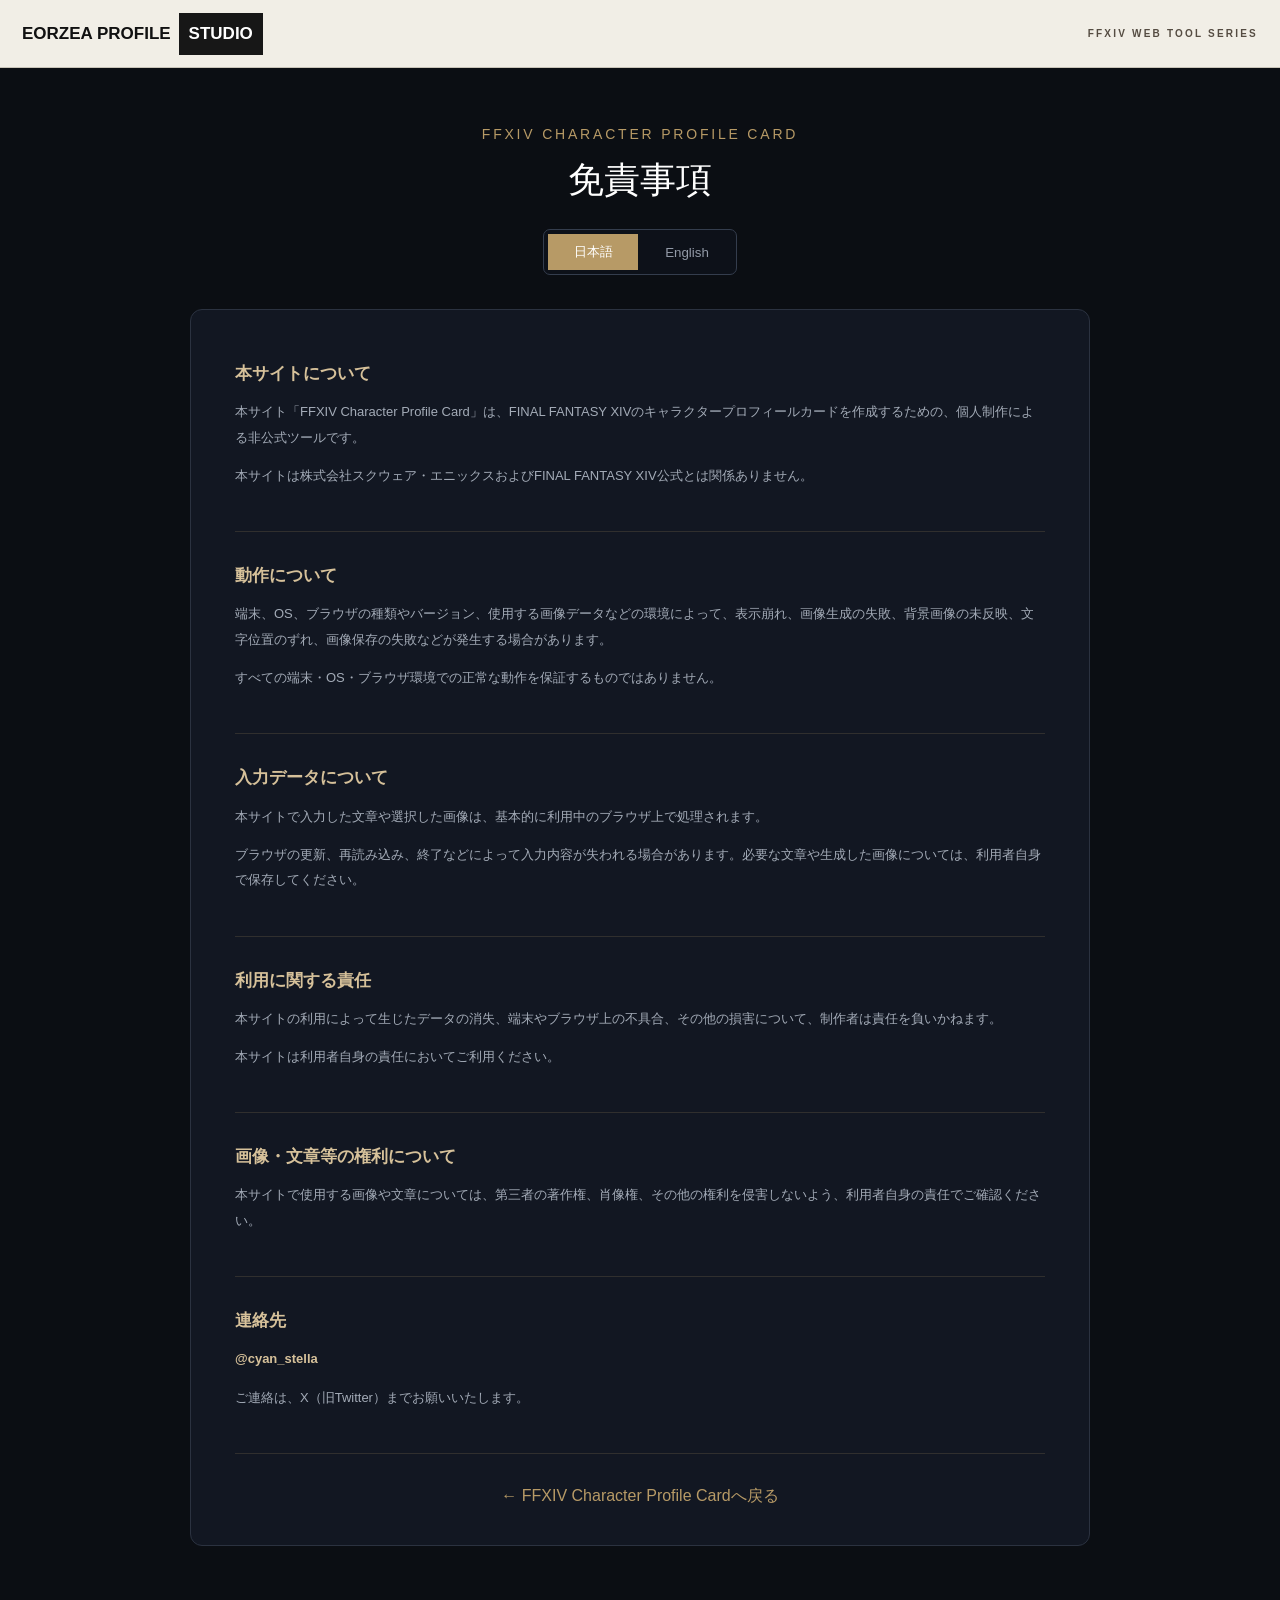
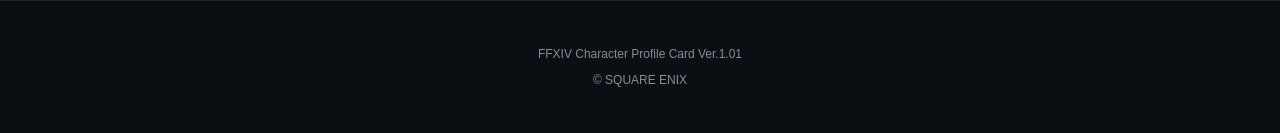
<file: DISCLAIMER/index.html>
<!DOCTYPE html>
<html lang="ja">

<head>

  <meta charset="UTF-8">

  <meta
    name="viewport"
    content="width=device-width, initial-scale=1.0"
  >

  <title>
    免責事項 | FFXIV CHARACTER PROFILE CARD
  </title>

  <link
    rel="stylesheet"
    href="./style.css"
  >

</head>


<body>


<header class="studio-header">

  <a
    class="studio-logo"
    href="https://cyanstella.github.io/EORZEA_PROFILE_STUDIO/"
  >

    <span class="studio-logo-main">
      EORZEA PROFILE
    </span>

    <span class="studio-logo-box">
      STUDIO
    </span>

  </a>


  <p class="studio-series-label">
    FFXIV WEB TOOL SERIES
  </p>

</header>



<header class="page-header">

  <p class="site-name">
    FFXIV CHARACTER PROFILE CARD
  </p>

  <h1 data-i18n="title">
    免責事項
  </h1>


  <div
    class="language-switch"
    aria-label="Language"
  >

    <button
      type="button"
      class="language-button active"
      data-language="ja"
    >
      日本語
    </button>

    <button
      type="button"
      class="language-button"
      data-language="en"
    >
      English
    </button>

  </div>

</header>



<main class="page-main">

  <section class="disclaimer-card">


    <section class="disclaimer-block">

      <h2 data-i18n="aboutTitle">
        本サイトについて
      </h2>

      <p data-i18n="about1">
        本サイト「FFXIV Character Profile Card」は、FINAL FANTASY XIVのキャラクタープロフィールカードを作成するための、個人制作による非公式ツールです。
      </p>

      <p data-i18n="about2">
        本サイトは株式会社スクウェア・エニックスおよびFINAL FANTASY XIV公式とは関係ありません。
      </p>

    </section>


    <section class="disclaimer-block">

      <h2 data-i18n="operationTitle">
        動作について
      </h2>

      <p data-i18n="operation1">
        端末、OS、ブラウザの種類やバージョン、使用する画像データなどの環境によって、表示崩れ、画像生成の失敗、背景画像の未反映、文字位置のずれ、画像保存の失敗などが発生する場合があります。
      </p>

      <p data-i18n="operation2">
        すべての端末・OS・ブラウザ環境での正常な動作を保証するものではありません。
      </p>

    </section>


    <section class="disclaimer-block">

      <h2 data-i18n="dataTitle">
        入力データについて
      </h2>

      <p data-i18n="data1">
        本サイトで入力した文章や選択した画像は、基本的に利用中のブラウザ上で処理されます。
      </p>

      <p data-i18n="data2">
        ブラウザの更新、再読み込み、終了などによって入力内容が失われる場合があります。必要な文章や生成した画像については、利用者自身で保存してください。
      </p>

    </section>


    <section class="disclaimer-block">

      <h2 data-i18n="responsibilityTitle">
        利用に関する責任
      </h2>

      <p data-i18n="responsibility1">
        本サイトの利用によって生じたデータの消失、端末やブラウザ上の不具合、その他の損害について、制作者は責任を負いかねます。
      </p>

      <p data-i18n="responsibility2">
        本サイトは利用者自身の責任においてご利用ください。
      </p>

    </section>


    <section class="disclaimer-block">

      <h2 data-i18n="rightsTitle">
        画像・文章等の権利について
      </h2>

      <p data-i18n="rights1">
        本サイトで使用する画像や文章については、第三者の著作権、肖像権、その他の権利を侵害しないよう、利用者自身の責任でご確認ください。
      </p>

    </section>


    <section class="disclaimer-block">

      <h2 data-i18n="contactTitle">
        連絡先
      </h2>

      <p>

        <a
          class="creator-link"
          href="https://x.com/cyan_stella"
          target="_blank"
          rel="noopener noreferrer"
        >
          @cyan_stella
        </a>

      </p>

      <p data-i18n="contactText">
        ご連絡は、X（旧Twitter）までお願いいたします。
      </p>

    </section>


    <div class="back-area">

      <a
        href="../index.html"
        data-i18n="back"
      >
        ← FFXIV Character Profile Cardへ戻る
      </a>

    </div>

  </section>

</main>



<footer class="page-footer">

  <p>
    FFXIV Character Profile Card
    <span id="version-text"></span>
  </p>

  <p>
    © SQUARE ENIX
  </p>

</footer>


<script src="./script.js"></script>

</body>

</html>
</file>
<file: DISCLAIMER/style.css>
* {
  box-sizing:
    border-box;
}

body {
  margin:
    0;

  min-height:
    100vh;

  background:
    #0b0e13;

  color:
    #ffffff;

  font-family:
    -apple-system,
    BlinkMacSystemFont,
    "Hiragino Sans",
    "Yu Gothic",
    "Meiryo",
    sans-serif;
}


/* ==================================================
   STUDIO HEADER
================================================== */

.studio-header {
  display:
    flex;

  align-items:
    center;

  justify-content:
    space-between;

  min-height:
    68px;

  padding:
    0 22px;

  background:
    #f1eee6;

  border-bottom:
    1px solid #c9c4b8;
}

.studio-logo {
  display:
    inline-flex;

  align-items:
    center;

  gap:
    8px;

  color:
    #111;

  text-decoration:
    none;

  font-family:
    Arial,
    sans-serif;

  font-size:
    17px;

  font-weight:
    900;
}

.studio-logo-box {
  display:
    inline-flex;

  align-items:
    center;

  min-height:
    42px;

  padding:
    0 10px;

  background:
    #171717;

  color:
    #fff;
}

.studio-series-label {
  margin:
    0;

  color:
    #554c42;

  font-family:
    Arial,
    sans-serif;

  font-size:
    10px;

  font-weight:
    800;

  letter-spacing:
    .22em;
}


/* ==================================================
   PAGE
================================================== */

.page-header {
  padding:
    58px 20px 34px;

  text-align:
    center;
}

.site-name {
  margin:
    0 0 14px;

  color:
    #b79a66;

  font-size:
    14px;

  letter-spacing:
    .20em;
}

.page-header h1 {
  margin:
    0;

  font-family:
    Georgia,
    serif;

  font-size:
    36px;

  font-weight:
    400;
}


/* ==================================================
   LANGUAGE
================================================== */

.language-switch {
  display:
    inline-flex;

  gap:
    4px;

  margin-top:
    24px;

  padding:
    4px;

  background:
    #0d1119;

  border:
    1px solid #343d4d;

  border-radius:
    7px;
}

.language-button {
  min-width:
    90px;

  padding:
    9px 16px;

  border:
    0;

  background:
    transparent;

  color:
    #929aa7;

  cursor:
    pointer;
}

.language-button.active {
  background:
    #b79a66;

  color:
    #fff;
}


/* ==================================================
   MAIN
================================================== */

.page-main {
  width:
    min(
      calc(100% - 48px),
      900px
    );

  margin:
    0 auto 54px;
}

.disclaimer-card {
  padding:
    38px 44px;

  background:
    #121722;

  border:
    1px solid #2b3240;

  border-radius:
    12px;
}

.disclaimer-block {
  margin-bottom:
    32px;

  padding-bottom:
    30px;

  border-bottom:
    1px solid rgba(183,154,102,.18);
}

.disclaimer-block h2 {
  color:
    #d6c19a;

  font-size:
    17px;
}

.disclaimer-block p {
  color:
    #a3abb7;

  font-size:
    13px;

  line-height:
    1.95;
}

.creator-link {
  color:
    #d6c19a;

  font-weight:
    700;

  text-decoration:
    none;
}

.back-area {
  text-align:
    center;
}

.back-area a {
  color:
    #b79a66;

  text-decoration:
    none;
}


/* ==================================================
   FOOTER
================================================== */

.page-footer {
  padding:
    34px 20px;

  border-top:
    1px solid #202631;

  color:
    #858d99;

  font-size:
    12px;

  text-align:
    center;
}


/* ==================================================
   MOBILE
================================================== */

@media screen and (max-width: 600px) {

  .studio-header {
    min-height:
      58px;

    padding:
      0 12px;
  }

  .studio-logo {
    font-size:
      13px;
  }

  .studio-logo-box {
    min-height:
      34px;
  }

  .studio-series-label {
    font-size:
      7px;
  }

  .page-main {
    width:
      calc(100% - 24px);
  }

  .disclaimer-card {
    padding:
      26px 20px;
  }

}
</file>
